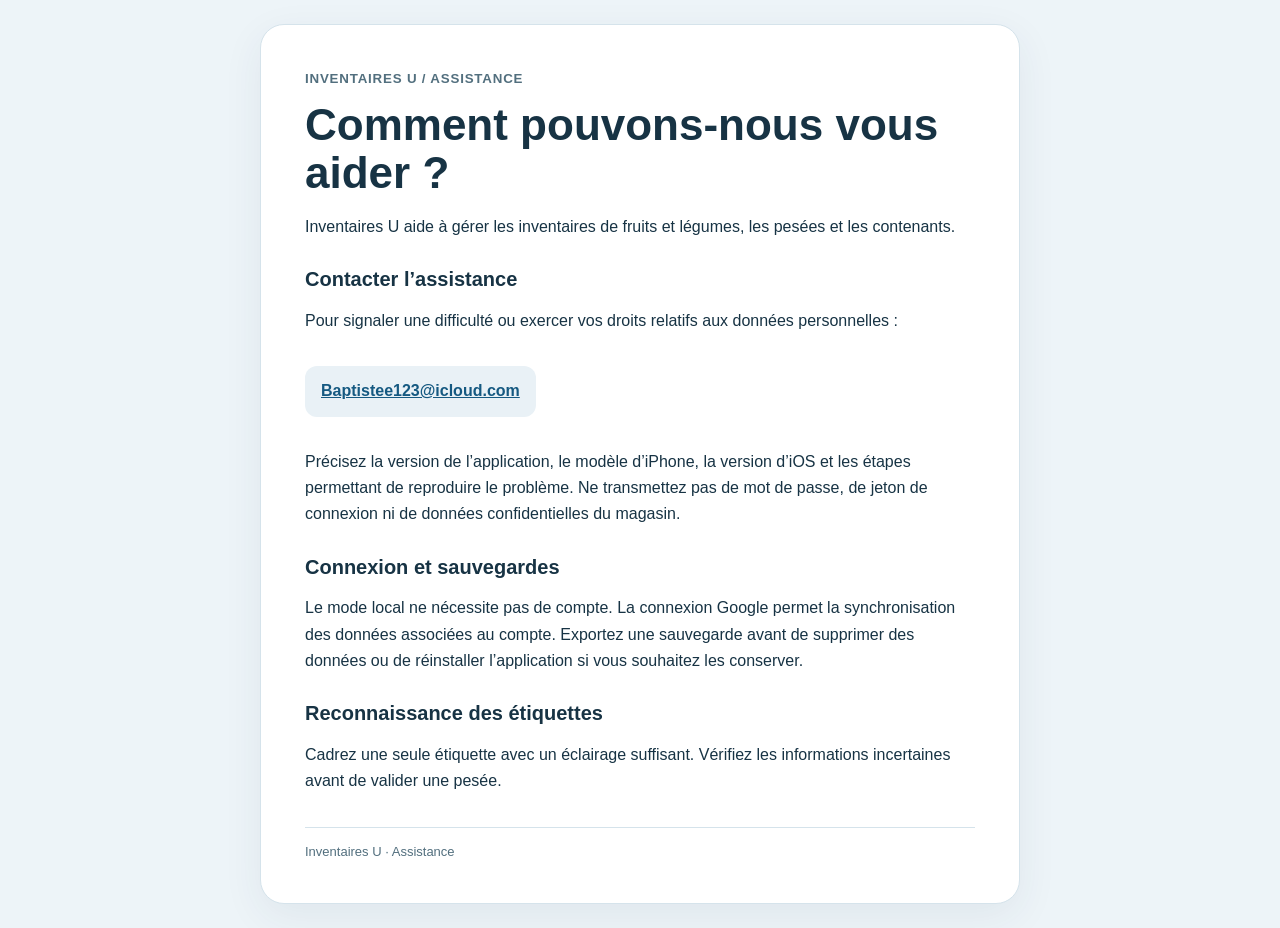
<file: assistance.html>
<!doctype html><html lang="fr"><head><meta charset="utf-8"><meta name="viewport" content="width=device-width,initial-scale=1"><title>Assistance — Inventaires U</title><style>:root{font-family:-apple-system,BlinkMacSystemFont,"Segoe UI",sans-serif;color:#173344;background:#edf4f8}*{box-sizing:border-box}body{margin:0;padding:24px 16px}main{max-width:760px;margin:auto;padding:clamp(20px,5vw,44px);background:#fff;border:1px solid #d5e3eb;border-radius:24px;box-shadow:0 12px 40px #243f5512}small{font-weight:700;color:#526f7e;letter-spacing:.06em}h1{font-size:clamp(29px,6vw,44px);line-height:1.1;margin:14px 0}h2{font-size:20px;margin-top:28px}p,li{line-height:1.65}a{color:#155981;overflow-wrap:anywhere}nav{margin:20px 0}.notice{padding:16px;border:1px solid #d4e0e7;border-radius:14px;background:#f2f6f9}footer{margin-top:32px;color:#526f7e;font-size:13px;border-top:1px solid #d5e3eb;padding-top:16px}.action{display:inline-block;padding:12px 16px;border-radius:12px;background:#e9f1f6;font-weight:600}</style></head><body><main><header><small>INVENTAIRES U / ASSISTANCE</small><h1>Comment pouvons-nous vous aider ?</h1><p>Inventaires U aide à gérer les inventaires de fruits et légumes, les pesées et les contenants.</p></header><h2>Contacter l’assistance</h2><p>Pour signaler une difficulté ou exercer vos droits relatifs aux données personnelles :</p><p class="action"><a href="mailto:Baptistee123@icloud.com">Baptistee123@icloud.com</a></p><p>Précisez la version de l’application, le modèle d’iPhone, la version d’iOS et les étapes permettant de reproduire le problème. Ne transmettez pas de mot de passe, de jeton de connexion ni de données confidentielles du magasin.</p><h2>Connexion et sauvegardes</h2><p>Le mode local ne nécessite pas de compte. La connexion Google permet la synchronisation des données associées au compte. Exportez une sauvegarde avant de supprimer des données ou de réinstaller l’application si vous souhaitez les conserver.</p><h2>Reconnaissance des étiquettes</h2><p>Cadrez une seule étiquette avec un éclairage suffisant. Vérifiez les informations incertaines avant de valider une pesée.</p><footer>Inventaires U · Assistance</footer></main></body></html>
</file>
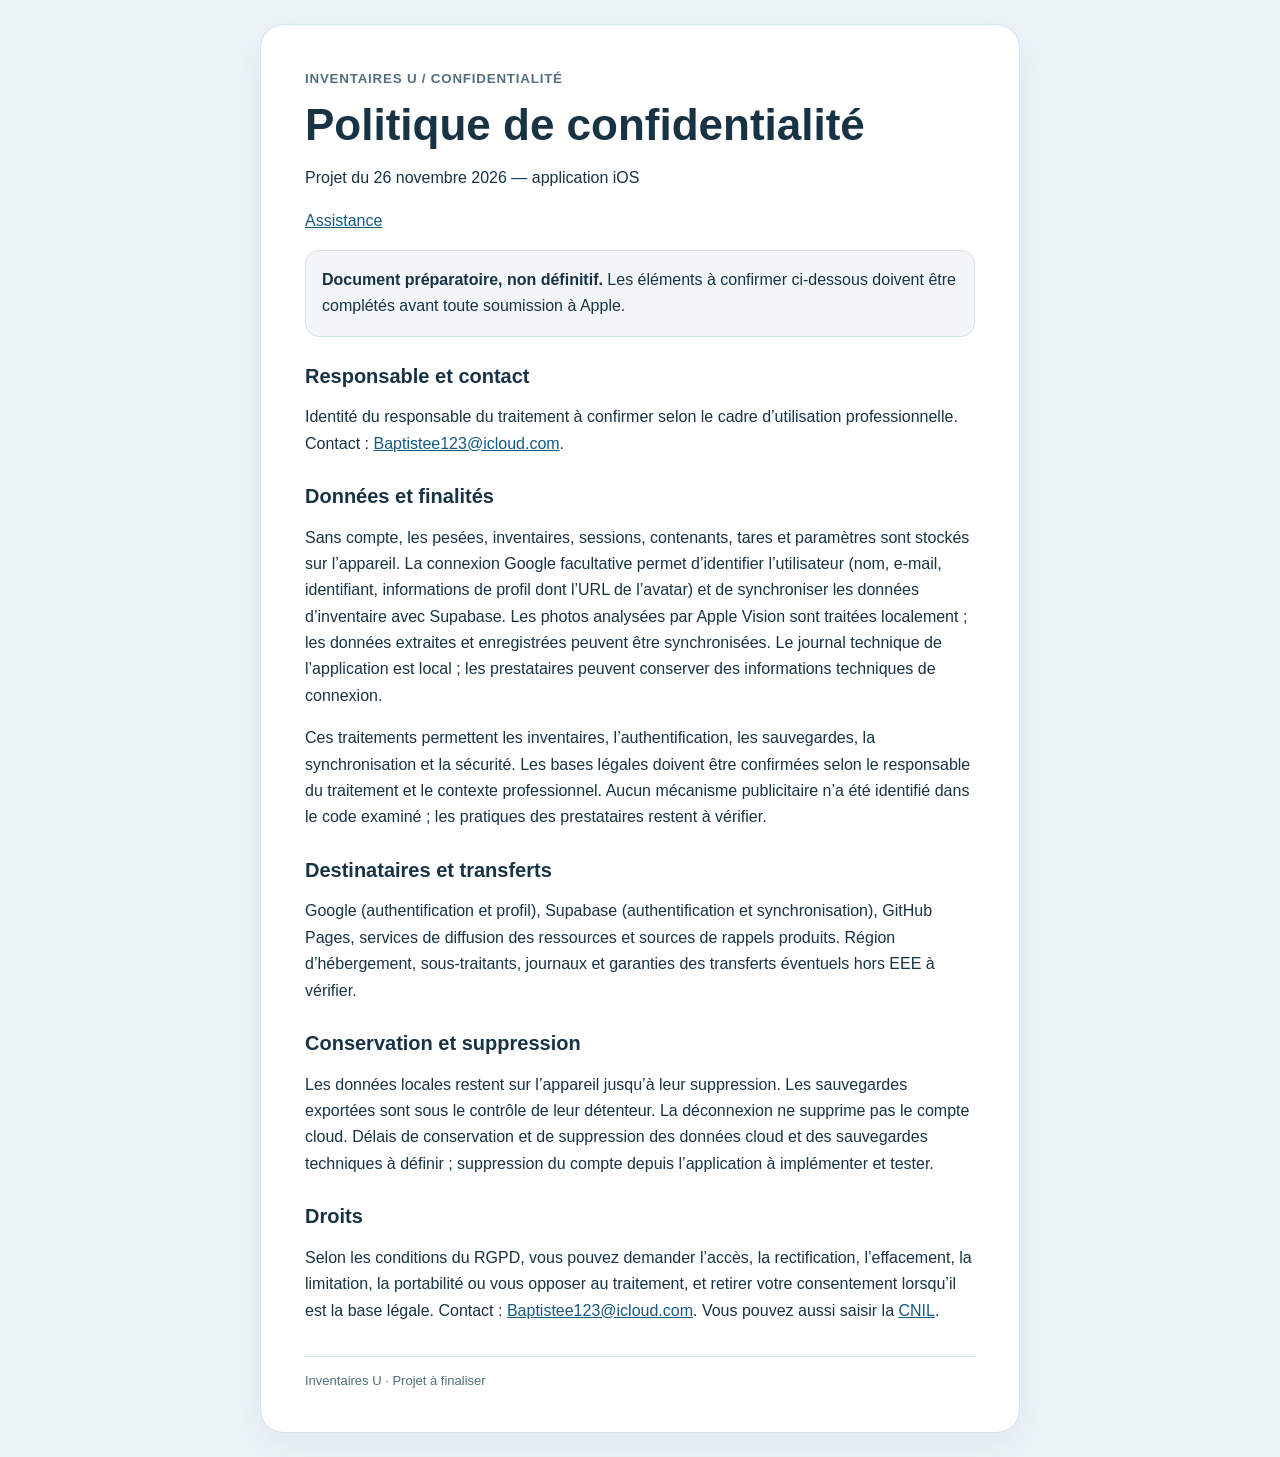
<file: confidentialite.html>
<!doctype html><html lang="fr"><head><meta charset="utf-8"><meta name="viewport" content="width=device-width,initial-scale=1"><meta name="robots" content="noindex"><title>Projet de politique de confidentialité — Inventaires U</title><style>:root{font-family:-apple-system,BlinkMacSystemFont,"Segoe UI",sans-serif;color:#173344;background:#edf4f8}*{box-sizing:border-box}body{margin:0;padding:24px 16px}main{max-width:760px;margin:auto;padding:clamp(20px,5vw,44px);background:#fff;border:1px solid #d5e3eb;border-radius:24px;box-shadow:0 12px 40px #243f5512}small{font-weight:700;color:#526f7e;letter-spacing:.06em}h1{font-size:clamp(29px,6vw,44px);line-height:1.1;margin:14px 0}h2{font-size:20px;margin-top:28px}p,li{line-height:1.65}a{color:#155981;overflow-wrap:anywhere}nav{margin:20px 0}.notice{padding:16px;border:1px solid #d4e0e7;border-radius:14px;background:#f2f6f9}footer{margin-top:32px;color:#526f7e;font-size:13px;border-top:1px solid #d5e3eb;padding-top:16px}.action{display:inline-block;padding:12px 16px;border-radius:12px;background:#e9f1f6;font-weight:600}</style></head><body><main><header><small>INVENTAIRES U / CONFIDENTIALITÉ</small><h1>Politique de confidentialité</h1><p>Projet du 26 novembre 2026 — application iOS</p><nav><a href="assistance.html">Assistance</a></nav></header><p class="notice"><strong>Document préparatoire, non définitif.</strong> Les éléments à confirmer ci-dessous doivent être complétés avant toute soumission à Apple.</p><h2>Responsable et contact</h2><p>Identité du responsable du traitement à confirmer selon le cadre d’utilisation professionnelle. Contact : <a href="mailto:Baptistee123@icloud.com">Baptistee123@icloud.com</a>.</p><h2>Données et finalités</h2><p>Sans compte, les pesées, inventaires, sessions, contenants, tares et paramètres sont stockés sur l’appareil. La connexion Google facultative permet d’identifier l’utilisateur (nom, e-mail, identifiant, informations de profil dont l’URL de l’avatar) et de synchroniser les données d’inventaire avec Supabase. Les photos analysées par Apple Vision sont traitées localement ; les données extraites et enregistrées peuvent être synchronisées. Le journal technique de l’application est local ; les prestataires peuvent conserver des informations techniques de connexion.</p><p>Ces traitements permettent les inventaires, l’authentification, les sauvegardes, la synchronisation et la sécurité. Les bases légales doivent être confirmées selon le responsable du traitement et le contexte professionnel. Aucun mécanisme publicitaire n’a été identifié dans le code examiné ; les pratiques des prestataires restent à vérifier.</p><h2>Destinataires et transferts</h2><p>Google (authentification et profil), Supabase (authentification et synchronisation), GitHub Pages, services de diffusion des ressources et sources de rappels produits. Région d’hébergement, sous-traitants, journaux et garanties des transferts éventuels hors EEE à vérifier.</p><h2>Conservation et suppression</h2><p>Les données locales restent sur l’appareil jusqu’à leur suppression. Les sauvegardes exportées sont sous le contrôle de leur détenteur. La déconnexion ne supprime pas le compte cloud. Délais de conservation et de suppression des données cloud et des sauvegardes techniques à définir ; suppression du compte depuis l’application à implémenter et tester.</p><h2>Droits</h2><p>Selon les conditions du RGPD, vous pouvez demander l’accès, la rectification, l’effacement, la limitation, la portabilité ou vous opposer au traitement, et retirer votre consentement lorsqu’il est la base légale. Contact : <a href="mailto:Baptistee123@icloud.com">Baptistee123@icloud.com</a>. Vous pouvez aussi saisir la <a href="https://www.cnil.fr/">CNIL</a>.</p><footer>Inventaires U · Projet à finaliser</footer></main></body></html>
</file>
